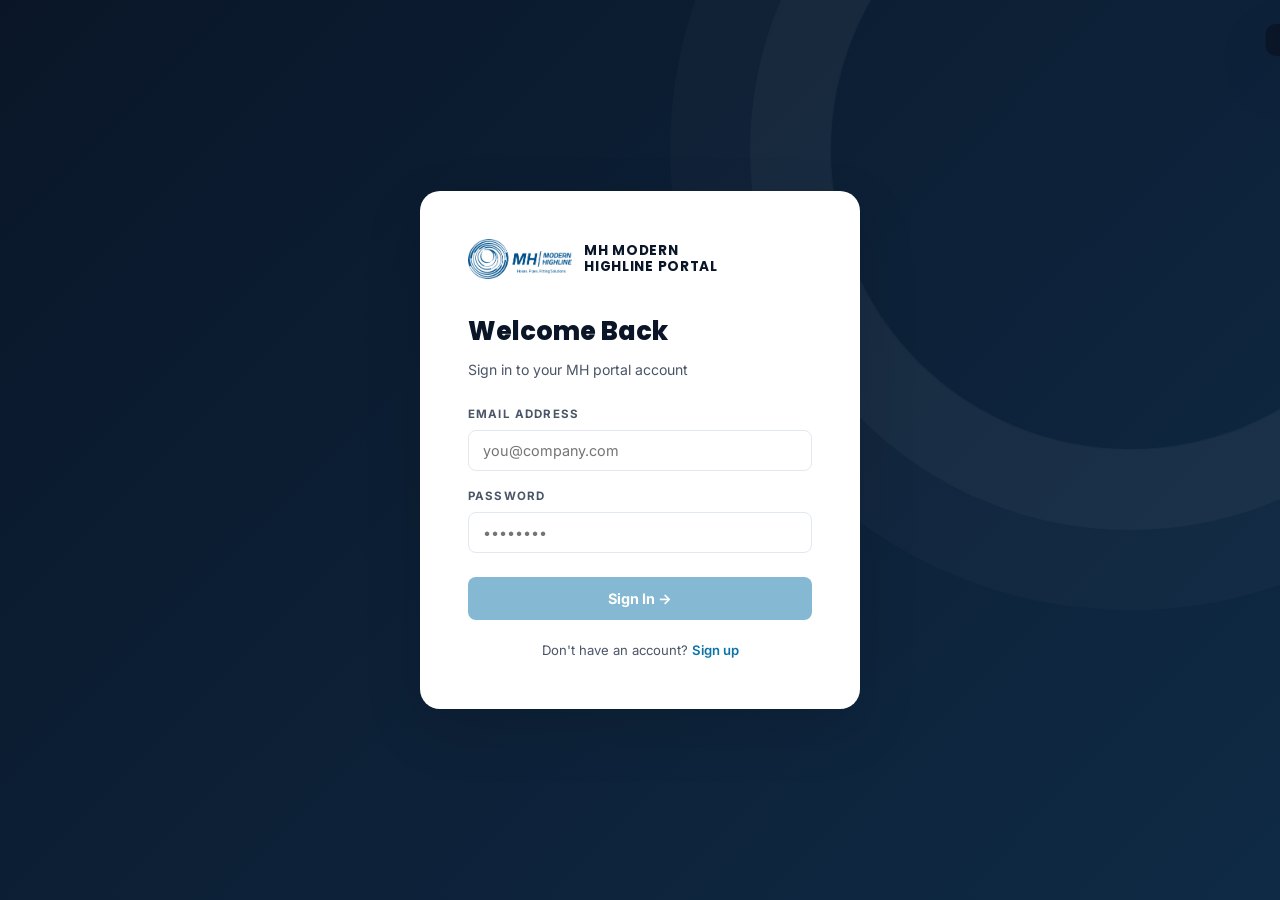
<file: mh-dashboard.html>
<!DOCTYPE html>
<html lang="en">
<head>
<link rel="icon" type="image/x-icon" href="/favicon.ico">
<link rel="icon" type="image/png" sizes="32x32" href="/favicon-32x32.png">
<link rel="icon" type="image/png" sizes="16x16" href="/favicon-16x16.png">
<link rel="apple-touch-icon" sizes="180x180" href="/apple-touch-icon.png">
<link rel="manifest" href="/site.webmanifest">
<meta name="theme-color" content="#0b73a8">
  <meta charset="UTF-8"/>
  <meta name="viewport" content="width=device-width, initial-scale=1.0"/>
  <title>MH Modern Highline — Portal</title>
  <link href="https://fonts.googleapis.com/css2?family=Inter:wght@300;400;500;600;700;800&family=Poppins:wght@600;700;800&display=swap" rel="stylesheet"/>
  <script>
  // Direct Supabase REST API — no library needed
  const SUPA_URL = 'https://mttktqqcqunpaytyhzpi.supabase.co';
  const SUPA_KEY = 'eyJhbGciOiJIUzI1NiIsInR5cCI6IkpXVCJ9.eyJpc3MiOiJzdXBhYmFzZSIsInJlZiI6Im10dGt0cXFjcXVucGF5dHloenBpIiwicm9sZSI6ImFub24iLCJpYXQiOjE3Nzk1MjU2NTAsImV4cCI6MjA5NTEwMTY1MH0.J-XD6eU_iDkUN0gDF7tS7hLYxumHHZ_zGZGRtezHHhQ';

  async function supaAuth(email, password) {
    const res = await fetch(`${SUPA_URL}/auth/v1/token?grant_type=password`, {
      method: 'POST',
      headers: { 'Content-Type': 'application/json', 'apikey': SUPA_KEY },
      body: JSON.stringify({ email, password })
    });
    return res.json();
  }

  async function supaQuery(table, options = {}) {
    let url = `${SUPA_URL}/rest/v1/${table}?`;
    if (options.select) url += `select=${options.select}&`;
    if (options.eq) Object.entries(options.eq).forEach(([k,v]) => url += `${k}=eq.${v}&`);
    if (options.order) url += `order=${options.order}&`;
    const token = sessionStorage.getItem('mh_token');
    const res = await fetch(url, {
      headers: { 'apikey': SUPA_KEY, 'Authorization': `Bearer ${token||SUPA_KEY}`, 'Content-Type': 'application/json' }
    });
    return res.json();
  }

  async function supaInsert(table, data) {
    const token = sessionStorage.getItem('mh_token');
    const res = await fetch(`${SUPA_URL}/rest/v1/${table}`, {
      method: 'POST',
      headers: { 'apikey': SUPA_KEY, 'Authorization': `Bearer ${token||SUPA_KEY}`, 'Content-Type': 'application/json', 'Prefer': 'return=minimal' },
      body: JSON.stringify(data)
    });
    return res.ok;
  }

  async function supaUpdate(table, data, eq) {
    const token = sessionStorage.getItem('mh_token');
    let url = `${SUPA_URL}/rest/v1/${table}?`;
    Object.entries(eq).forEach(([k,v]) => url += `${k}=eq.${v}&`);
    const res = await fetch(url, {
      method: 'PATCH',
      headers: { 'apikey': SUPA_KEY, 'Authorization': `Bearer ${token||SUPA_KEY}`, 'Content-Type': 'application/json' },
      body: JSON.stringify(data)
    });
    return res.ok;
  }
  </script>
  <style>
    :root {
      --blue:#0b73a8;--blue-dark:#085d88;--blue-light:#e8f4fb;--blue-mid:#1a8bc4;
      --navy:#0a1628;--navy-mid:#0f2040;
      --white:#fff;--off:#f4f7fa;--text:#0d1b2a;--muted:#4a5568;--light:#8a9bb0;--border:#e2e8f0;
      --green:#10b981;--green-light:#d1fae5;
      --orange:#f59e0b;--orange-light:#fef3c7;
      --red:#ef4444;--red-light:#fee2e2;
      --font:'Inter',sans-serif;--head:'Poppins',sans-serif;
      --radius:12px;--shadow:0 4px 24px rgba(0,0,0,0.08);--shadow-lg:0 20px 60px rgba(0,0,0,0.12);
    }
    *,*::before,*::after{margin:0;padding:0;box-sizing:border-box;}
    body{font-family:var(--font);color:var(--text);background:var(--off);line-height:1.6;-webkit-font-smoothing:antialiased;}
    .screen{display:none;min-height:100vh;}
    .screen.active{display:flex;}

    /* LOADER */
    #app-loader{position:fixed;inset:0;background:var(--navy);z-index:9999;display:flex;align-items:center;justify-content:center;flex-direction:column;gap:1rem;}
    #app-loader img{height:50px;filter:brightness(0) invert(1);opacity:0.8;}
    #app-loader p{color:rgba(255,255,255,0.4);font-size:0.85rem;letter-spacing:0.1em;}
    .spinner{width:36px;height:36px;border:3px solid rgba(255,255,255,0.1);border-top-color:var(--blue);border-radius:50%;animation:spin 0.8s linear infinite;}
    @keyframes spin{to{transform:rotate(360deg)}}

    /* LOGIN */
    #login-screen{align-items:center;justify-content:center;background:linear-gradient(135deg,var(--navy) 0%,#0f2a45 100%);position:relative;overflow:hidden;}
    #login-screen::before{content:'';position:absolute;right:-150px;top:-150px;width:600px;height:600px;border-radius:50%;border:1px solid rgba(255,255,255,0.04);box-shadow:0 0 0 80px rgba(255,255,255,0.03),0 0 0 160px rgba(255,255,255,0.02);}
    .login-box{background:var(--white);border-radius:20px;padding:3rem;width:100%;max-width:440px;box-shadow:var(--shadow-lg);position:relative;z-index:1;}
    .login-logo{display:flex;align-items:center;gap:0.75rem;margin-bottom:2rem;}
    .login-logo img{height:40px;}
    .login-logo span{font-family:var(--head);font-size:0.85rem;font-weight:700;color:var(--navy);letter-spacing:0.05em;text-transform:uppercase;line-height:1.2;}
    .login-tabs{display:grid;grid-template-columns:1fr 1fr 1fr;gap:0.5rem;margin-bottom:1.75rem;}
    .login-tab{padding:0.65rem;border:2px solid var(--border);border-radius:8px;text-align:center;cursor:pointer;font-size:0.8rem;font-weight:600;color:var(--muted);transition:all 0.2s;}
    .login-tab.active{border-color:var(--blue);background:var(--blue-light);color:var(--blue);}
    .form-group{margin-bottom:1rem;}
    .form-group label{display:block;font-size:0.72rem;font-weight:700;text-transform:uppercase;letter-spacing:0.1em;color:var(--muted);margin-bottom:0.4rem;}
    .form-group input{width:100%;padding:11px 14px;border:1.5px solid var(--border);border-radius:8px;font-family:var(--font);font-size:0.9rem;color:var(--text);outline:none;transition:border-color 0.2s,box-shadow 0.2s;}
    .form-group input:focus{border-color:var(--blue);box-shadow:0 0 0 3px rgba(11,115,168,0.1);}
    .login-btn{width:100%;padding:13px;font-family:var(--font);font-size:0.9rem;font-weight:700;background:var(--blue);color:var(--white);border:none;border-radius:8px;cursor:pointer;transition:all 0.2s;margin-top:0.5rem;}
    .login-btn:hover{background:var(--blue-dark);transform:translateY(-1px);}
    .login-btn:disabled{opacity:0.6;cursor:not-allowed;transform:none;}
    .login-error{background:#fee2e2;color:#dc2626;padding:0.75rem 1rem;border-radius:8px;font-size:0.85rem;margin-bottom:1rem;display:none;}
    .login-success{background:#d1fae5;color:#059669;padding:0.75rem 1rem;border-radius:8px;font-size:0.85rem;margin-bottom:1rem;display:none;}
    .login-switch{font-size:0.82rem;color:var(--muted);text-align:center;margin-top:1.25rem;}
    .login-switch a{color:var(--blue);cursor:pointer;font-weight:600;}

    /* DASHBOARD LAYOUT */
    #admin-screen,#client-screen{flex-direction:row;}
    .sidebar{width:260px;min-height:100vh;background:var(--navy);display:flex;flex-direction:column;flex-shrink:0;position:sticky;top:0;height:100vh;overflow-y:auto;}
    .sidebar-logo{padding:1.5rem;border-bottom:1px solid rgba(255,255,255,0.07);}
    .sidebar-logo img{height:36px;filter:brightness(0) invert(1);opacity:0.85;}
    .sidebar-logo .portal-badge{font-size:0.65rem;font-weight:700;letter-spacing:0.12em;text-transform:uppercase;color:var(--blue-mid);margin-top:0.35rem;}
    .sidebar-user{padding:1.25rem 1.5rem;border-bottom:1px solid rgba(255,255,255,0.07);display:flex;align-items:center;gap:0.75rem;}
    .user-avatar{width:36px;height:36px;border-radius:50%;background:var(--blue);display:flex;align-items:center;justify-content:center;font-weight:700;font-size:0.85rem;color:var(--white);flex-shrink:0;}
    .user-name{font-size:0.85rem;font-weight:600;color:var(--white);}
    .user-role{font-size:0.7rem;color:rgba(255,255,255,0.4);text-transform:uppercase;letter-spacing:0.08em;}
    .sidebar-nav{padding:1rem 0;flex:1;}
    .nav-section-label{font-size:0.62rem;font-weight:700;letter-spacing:0.18em;text-transform:uppercase;color:rgba(255,255,255,0.25);padding:0.75rem 1.5rem 0.35rem;}
    .nav-item{display:flex;align-items:center;gap:0.75rem;padding:0.7rem 1.5rem;font-size:0.85rem;font-weight:500;color:rgba(255,255,255,0.6);cursor:pointer;transition:all 0.2s;border-left:3px solid transparent;}
    .nav-item:hover{background:rgba(255,255,255,0.05);color:rgba(255,255,255,0.9);}
    .nav-item.active{background:rgba(11,115,168,0.2);color:var(--white);border-left-color:var(--blue);}
    .nav-item .ni-icon{font-size:1rem;width:20px;text-align:center;}
    .nav-item .ni-badge{margin-left:auto;background:var(--blue);color:var(--white);font-size:0.65rem;font-weight:700;padding:2px 7px;border-radius:10px;}
    .sidebar-bottom{padding:1rem 1.5rem;border-top:1px solid rgba(255,255,255,0.07);}
    .logout-btn{display:flex;align-items:center;gap:0.6rem;font-size:0.82rem;color:rgba(255,255,255,0.4);cursor:pointer;transition:color 0.2s;background:none;border:none;width:100%;}
    .logout-btn:hover{color:rgba(255,255,255,0.8);}
    .main{flex:1;overflow-y:auto;}
    .main-header{background:var(--white);padding:1.25rem 2rem;border-bottom:1px solid var(--border);display:flex;align-items:center;justify-content:space-between;position:sticky;top:0;z-index:10;}
    .main-header h1{font-family:var(--head);font-size:1.1rem;font-weight:700;color:var(--navy);}
    .header-badge{font-size:0.72rem;font-weight:700;letter-spacing:0.1em;text-transform:uppercase;background:var(--blue-light);color:var(--blue);padding:5px 12px;border-radius:20px;}
    .main-body{padding:2rem;}
    .panel{display:none;}
    .panel.active{display:block;}

    /* STAT CARDS */
    .stat-cards{display:grid;grid-template-columns:repeat(4,1fr);gap:1.25rem;margin-bottom:2rem;}
    .stat-card{background:var(--white);border-radius:var(--radius);padding:1.5rem;box-shadow:var(--shadow);display:flex;align-items:flex-start;gap:1rem;}
    .stat-card-icon{width:48px;height:48px;border-radius:10px;display:flex;align-items:center;justify-content:center;font-size:1.4rem;flex-shrink:0;}
    .stat-card-num{font-family:var(--head);font-size:1.8rem;font-weight:800;color:var(--navy);line-height:1;}
    .stat-card-label{font-size:0.78rem;color:var(--muted);margin-top:0.25rem;}

    /* TABLE */
    .data-table{background:var(--white);border-radius:var(--radius);box-shadow:var(--shadow);overflow:hidden;margin-bottom:1.5rem;}
    .table-header{display:flex;align-items:center;justify-content:space-between;padding:1.25rem 1.5rem;border-bottom:1px solid var(--border);}
    .table-header h3{font-family:var(--head);font-size:1rem;font-weight:700;color:var(--navy);}
    .table-search{padding:8px 12px;border:1px solid var(--border);border-radius:8px;font-size:0.85rem;outline:none;width:220px;}
    table{width:100%;border-collapse:collapse;}
    thead th{text-align:left;padding:0.85rem 1.5rem;font-size:0.7rem;font-weight:700;letter-spacing:0.12em;text-transform:uppercase;color:var(--light);background:var(--off);border-bottom:1px solid var(--border);}
    tbody td{padding:1rem 1.5rem;font-size:0.88rem;color:var(--muted);border-bottom:1px solid var(--border);}
    tbody tr:last-child td{border-bottom:none;}
    tbody tr:hover td{background:#fafbfc;}
    .td-name{font-weight:600;color:var(--text);}
    .empty-state{text-align:center;padding:3rem;color:var(--light);font-size:0.9rem;}

    /* BADGES */
    .badge{display:inline-block;font-size:0.7rem;font-weight:700;padding:3px 10px;border-radius:20px;}
    .badge-new{background:var(--blue-light);color:var(--blue);}
    .badge-pending{background:var(--orange-light);color:#d97706;}
    .badge-done{background:var(--green-light);color:#059669;}
    .badge-production{background:#ede9fe;color:#7c3aed;}
    .badge-qa{background:var(--orange-light);color:#d97706;}
    .badge-dispatched{background:var(--green-light);color:#059669;}
    .badge-cancelled{background:var(--red-light);color:#dc2626;}

    /* BUTTONS */
    .action-btn{font-size:0.75rem;font-weight:600;padding:5px 12px;border-radius:6px;border:none;cursor:pointer;transition:all 0.15s;}
    .action-btn-blue{background:var(--blue-light);color:var(--blue);}
    .action-btn-blue:hover{background:var(--blue);color:var(--white);}
    .action-btn-green{background:var(--green-light);color:#059669;}
    .action-btn-green:hover{background:var(--green);color:var(--white);}
    .action-btn-red{background:var(--red-light);color:#dc2626;}
    .action-btn-red:hover{background:var(--red);color:var(--white);}
    .submit-btn{background:var(--blue);color:var(--white);border:none;padding:12px 24px;border-radius:8px;font-size:0.88rem;font-weight:700;cursor:pointer;transition:all 0.2s;}
    .submit-btn:hover{background:var(--blue-dark);}
    .submit-btn:disabled{opacity:0.6;cursor:not-allowed;}

    /* FORMS */
    .form-panel{background:var(--white);border-radius:var(--radius);padding:2rem;box-shadow:var(--shadow);}
    .form-panel h3{font-family:var(--head);font-size:1.1rem;font-weight:700;color:var(--navy);margin-bottom:1.5rem;}
    .fp-group{margin-bottom:1.1rem;}
    .fp-group label{display:block;font-size:0.72rem;font-weight:700;text-transform:uppercase;letter-spacing:0.1em;color:var(--muted);margin-bottom:0.4rem;}
    .fp-group input,.fp-group select,.fp-group textarea{width:100%;padding:10px 14px;border:1.5px solid var(--border);border-radius:8px;font-family:var(--font);font-size:0.9rem;color:var(--text);outline:none;transition:border-color 0.2s;}
    .fp-group input:focus,.fp-group select:focus,.fp-group textarea:focus{border-color:var(--blue);}
    .fp-group textarea{min-height:100px;resize:vertical;}
    .fp-row{display:grid;grid-template-columns:1fr 1fr;gap:1rem;}
    .success-msg{background:var(--green-light);color:#059669;padding:0.75rem 1rem;border-radius:8px;font-size:0.85rem;font-weight:600;display:none;margin-top:1rem;}

    /* ENQUIRY DETAIL */
    .enquiry-detail{background:var(--white);border-radius:var(--radius);padding:1.75rem;box-shadow:var(--shadow);margin-top:1.5rem;}
    .enquiry-detail h4{font-family:var(--head);font-size:1rem;font-weight:700;color:var(--navy);margin-bottom:1rem;padding-bottom:0.75rem;border-bottom:1px solid var(--border);}
    .detail-grid{display:grid;grid-template-columns:1fr 1fr;gap:1rem;margin-bottom:1rem;}
    .detail-item label{font-size:0.7rem;font-weight:700;text-transform:uppercase;letter-spacing:0.1em;color:var(--light);display:block;margin-bottom:0.2rem;}
    .detail-item p{font-size:0.9rem;color:var(--text);}
    .detail-message{background:var(--off);border-radius:8px;padding:1rem;font-size:0.88rem;color:var(--muted);line-height:1.7;}
    .status-select{padding:6px 10px;border:1px solid var(--border);border-radius:6px;font-size:0.82rem;outline:none;cursor:pointer;}

    /* ORDER TIMELINE */
    .order-card{background:var(--white);border-radius:var(--radius);padding:1.75rem;box-shadow:var(--shadow);margin-bottom:1.5rem;}
    .order-card-header{display:flex;justify-content:space-between;align-items:center;margin-bottom:1.25rem;}
    .order-timeline{position:relative;padding-left:2rem;}
    .order-timeline::before{content:'';position:absolute;left:8px;top:0;bottom:0;width:2px;background:var(--border);}
    .timeline-item{position:relative;margin-bottom:1.5rem;}
    .timeline-dot{position:absolute;left:-1.6rem;top:4px;width:14px;height:14px;border-radius:50%;background:var(--border);border:2px solid var(--white);box-shadow:0 0 0 2px var(--border);}
    .timeline-dot.active{box-shadow:0 0 0 2px var(--blue);background:var(--blue);}
    .timeline-dot.done{background:var(--green);box-shadow:0 0 0 2px var(--green);}
    .timeline-title{font-size:0.88rem;font-weight:600;color:var(--navy);}
    .timeline-sub{font-size:0.78rem;color:var(--muted);}

    /* DOCS */
    .docs-grid{display:grid;grid-template-columns:repeat(3,1fr);gap:1.25rem;}
    .doc-card{background:var(--white);border-radius:var(--radius);padding:1.5rem;box-shadow:var(--shadow);text-align:center;}
    .doc-icon{font-size:2.5rem;margin-bottom:1rem;}
    .doc-name{font-family:var(--head);font-size:0.9rem;font-weight:700;color:var(--navy);margin-bottom:0.25rem;}
    .doc-size{font-size:0.75rem;color:var(--muted);margin-bottom:1rem;}
    .doc-btn{display:inline-block;font-size:0.78rem;font-weight:700;padding:7px 16px;background:var(--blue-light);color:var(--blue);border-radius:6px;text-decoration:none;cursor:pointer;border:none;}
    .doc-btn:hover{background:var(--blue);color:var(--white);}

    /* NOTIFICATION */
    .notif{position:fixed;top:1.5rem;right:1.5rem;background:var(--navy);color:var(--white);padding:1rem 1.5rem;border-radius:10px;font-size:0.88rem;font-weight:500;z-index:9999;transform:translateX(120%);transition:transform 0.3s;box-shadow:var(--shadow-lg);max-width:320px;}
    .notif.show{transform:translateX(0);}
    .notif.success{border-left:4px solid var(--green);}
    .notif.error{border-left:4px solid var(--red);}

    /* SECTION TITLE */
    .section-title{margin-bottom:1.5rem;}
    .section-title h2{font-family:var(--head);font-size:1.2rem;font-weight:700;color:var(--navy);}
    .section-title p{font-size:0.85rem;color:var(--muted);margin-top:0.25rem;}

    /* CLIENTS GRID */
    .clients-grid{display:grid;grid-template-columns:repeat(3,1fr);gap:1.25rem;margin-bottom:2rem;}
    .client-card-dash{background:var(--white);border-radius:var(--radius);padding:1.5rem;box-shadow:var(--shadow);border-left:4px solid var(--blue);}
    .client-card-dash h4{font-family:var(--head);font-size:0.95rem;font-weight:700;color:var(--navy);margin-bottom:0.3rem;}
    .client-card-dash .c-industry{font-size:0.75rem;color:var(--blue);font-weight:600;text-transform:uppercase;letter-spacing:0.06em;margin-bottom:0.5rem;}
    .client-card-dash .c-detail{font-size:0.82rem;color:var(--muted);}

    @media(max-width:768px){
      .sidebar{width:220px;}
      .stat-cards{grid-template-columns:1fr 1fr;}
      .clients-grid,.docs-grid{grid-template-columns:1fr 1fr;}
      .detail-grid,.fp-row{grid-template-columns:1fr;}
    }
  </style>
</head>
<body>

<!-- APP LOADER -->
<div id="app-loader">
  <img src="mh-logo.png" alt="MH"/>
  <div class="spinner"></div>
  <p>Loading Portal...</p>
</div>

<!-- NOTIFICATION -->
<div class="notif" id="notif"></div>

<!-- ═══════ LOGIN ═══════ -->
<div class="screen" id="login-screen">
  <div class="login-box">
    <div class="login-logo">
      <img src="mh-logo.png" alt="MH"/>
      <span>MH Modern<br/>Highline Portal</span>
    </div>

    <!-- Login Form -->
    <div id="login-form">
      <h2 style="font-family:var(--head);font-size:1.6rem;font-weight:800;color:var(--navy);margin-bottom:0.4rem;">Welcome Back</h2>
      <p style="font-size:0.88rem;color:var(--muted);margin-bottom:1.5rem;">Sign in to your MH portal account</p>
      <div class="login-error" id="login-error"></div>
      <div class="form-group">
        <label>Email Address</label>
        <input type="email" id="login-email" autocomplete="off" placeholder="you@company.com" onkeydown="if(event.key==='Enter')doLogin()"/>
      </div>
      <div class="form-group">
        <label>Password</label>
        <input type="password" id="login-password" autocomplete="new-password" placeholder="••••••••" onkeydown="if(event.key==='Enter')doLogin()"/>
      </div>
      <button class="login-btn" id="login-btn" onclick="doLogin()" disabled style="opacity:0.5;cursor:not-allowed;">Sign In →</button>
      <p class="login-switch">Don't have an account? <a onclick="showSignup()">Sign up</a></p>
    </div>

    <!-- Signup Form -->
    <div id="signup-form" style="display:none;">
      <h2 style="font-family:var(--head);font-size:1.6rem;font-weight:800;color:var(--navy);margin-bottom:0.4rem;">Create Account</h2>
      <p style="font-size:0.88rem;color:var(--muted);margin-bottom:1.5rem;">Register for client access to the MH portal</p>
      <div class="login-error" id="signup-error"></div>
      <div class="login-success" id="signup-success"></div>
      <div class="fp-row" style="display:grid;grid-template-columns:1fr 1fr;gap:1rem;">
        <div class="form-group"><label>Full Name</label><input type="text" id="signup-name" placeholder="Ahmed Hassan"/></div>
        <div class="form-group"><label>Company</label><input type="text" id="signup-company" placeholder="Your company"/></div>
      </div>
      <div class="form-group"><label>Email</label><input type="email" id="signup-email" autocomplete="off" placeholder="you@company.com"/></div>
      <div class="form-group"><label>Industry</label>
        <select id="signup-industry" style="width:100%;padding:11px 14px;border:1.5px solid var(--border);border-radius:8px;font-family:var(--font);font-size:0.9rem;outline:none;">
          <option>Automotive</option><option>Aerospace & Defense</option><option>Railways</option>
          <option>Oil & Gas</option><option>Construction</option><option>Agriculture</option>
          <option>Marine</option><option>Other</option>
        </select>
      </div>
      <div class="form-group"><label>Password</label><input type="password" id="signup-password" autocomplete="new-password" placeholder="Min. 6 characters"/></div>
      <button class="login-btn" id="signup-btn" onclick="doSignup()">Create Account →</button>
      <p class="login-switch">Already have an account? <a onclick="showLogin()">Sign in</a></p>
    </div>
  </div>
</div>

<!-- ═══════ ADMIN DASHBOARD ═══════ -->
<div class="screen" id="admin-screen">
  <div class="sidebar">
    <div class="sidebar-logo">
      <img src="mh-logo.png" alt="MH"/>
      <div class="portal-badge">Admin Portal</div>
    </div>
    <div class="sidebar-user">
      <div class="user-avatar" id="admin-avatar">A</div>
      <div><div class="user-name" id="admin-name">Admin</div><div class="user-role">Administrator</div></div>
    </div>
    <div class="sidebar-nav">
      <div class="nav-section-label">Overview</div>
      <div class="nav-item active" onclick="showPanel('admin','overview',this)"><span class="ni-icon">📊</span> Dashboard</div>
      <div class="nav-section-label">Enquiries</div>
      <div class="nav-item" onclick="showPanel('admin','enquiries',this)"><span class="ni-icon">📬</span> All Enquiries <span class="ni-badge" id="new-badge">0</span></div>
      <div class="nav-section-label">Clients & Orders</div>
      <div class="nav-item" onclick="showPanel('admin','clients',this)"><span class="ni-icon">🏢</span> Clients</div>
      <div class="nav-item" onclick="showPanel('admin','orders',this)"><span class="ni-icon">📦</span> Orders</div>
      <div class="nav-section-label">Website</div>
      <div class="nav-item" onclick="window.open('index.html','_blank')"><span class="ni-icon">🌐</span> View Website ↗</div>
    </div>
    <div class="sidebar-bottom">
      <a href="index.html" class="logout-btn" style="margin-bottom:0.5rem;">🌐 Back to Website</a>
      <button class="logout-btn" onclick="doLogout()">← Sign Out</button>
    </div>
      <span class="header-badge">Admin</span>
    </div>
    <div class="main-body">

      <!-- OVERVIEW -->
      <div class="panel active" id="admin-panel-overview">
        <div class="stat-cards">
          <div class="stat-card"><div class="stat-card-icon" style="background:#e8f4fb;">📬</div><div><div class="stat-card-num" id="stat-enquiries">0</div><div class="stat-card-label">Total Enquiries</div></div></div>
          <div class="stat-card"><div class="stat-card-icon" style="background:#d1fae5;">🏢</div><div><div class="stat-card-num" id="stat-clients">0</div><div class="stat-card-label">Registered Clients</div></div></div>
          <div class="stat-card"><div class="stat-card-icon" style="background:#fef3c7;">📦</div><div><div class="stat-card-num" id="stat-orders">0</div><div class="stat-card-label">Active Orders</div></div></div>
          <div class="stat-card"><div class="stat-card-icon" style="background:#ede9fe;">⏳</div><div><div class="stat-card-num" id="stat-new">0</div><div class="stat-card-label">New (Unread)</div></div></div>
        </div>
        <div class="data-table">
          <div class="table-header"><h3>Recent Enquiries</h3></div>
          <table><thead><tr><th>Name</th><th>Company</th><th>Type</th><th>Date</th><th>Status</th></tr></thead>
          <tbody id="recent-body"><tr><td colspan="5" class="empty-state">Loading...</td></tr></tbody></table>
        </div>
      </div>

      <!-- ENQUIRIES -->
      <div class="panel" id="admin-panel-enquiries">
        <div class="section-title"><h2>All Enquiries</h2><p>Manage incoming contact form submissions.</p></div>
        <div class="data-table">
          <div class="table-header"><h3>Inbox</h3><input class="table-search" placeholder="Search..." oninput="filterTable(this.value,'enq-body')"/></div>
          <table><thead><tr><th>Name</th><th>Company</th><th>Type</th><th>Date</th><th>Status</th><th>Actions</th></tr></thead>
          <tbody id="enq-body"><tr><td colspan="6" class="empty-state">Loading...</td></tr></tbody></table>
        </div>
        <div class="enquiry-detail" id="enquiry-detail" style="display:none;">
          <h4>Enquiry Detail</h4>
          <div class="detail-grid">
            <div class="detail-item"><label>Full Name</label><p id="det-name"></p></div>
            <div class="detail-item"><label>Company</label><p id="det-company"></p></div>
            <div class="detail-item"><label>Email</label><p id="det-email"></p></div>
            <div class="detail-item"><label>Phone</label><p id="det-phone"></p></div>
            <div class="detail-item"><label>Enquiry Type</label><p id="det-type"></p></div>
            <div class="detail-item"><label>Date</label><p id="det-date"></p></div>
          </div>
          <div class="fp-group" style="margin-bottom:1rem;"><label>Message</label><div class="detail-message" id="det-message"></div></div>
          <div style="display:flex;align-items:center;gap:1rem;flex-wrap:wrap;">
            <div><label style="font-size:0.7rem;font-weight:700;text-transform:uppercase;letter-spacing:0.1em;color:var(--light);display:block;margin-bottom:0.3rem;">Update Status</label>
            <select class="status-select" id="det-status-select" onchange="updateEnquiryStatus(this.value)">
              <option value="new">🔵 New</option><option value="pending">🟡 Pending</option><option value="done">🟢 Responded</option>
            </select></div>
            <button class="action-btn action-btn-blue" style="margin-top:1.3rem;" onclick="document.getElementById('enquiry-detail').style.display='none'">Close ✕</button>
          </div>
        </div>
      </div>

      <!-- CLIENTS -->
      <div class="panel" id="admin-panel-clients">
        <div class="section-title"><h2>Registered Clients</h2><p>All users who have signed up for client access.</p></div>
        <div class="data-table">
          <div class="table-header"><h3>Client List</h3></div>
          <table><thead><tr><th>Name</th><th>Company</th><th>Industry</th><th>Email</th><th>Joined</th><th>Actions</th></tr></thead>
          <tbody id="clients-body"><tr><td colspan="6" class="empty-state">Loading...</td></tr></tbody></table>
        </div>
      </div>

      <!-- ORDERS -->
      <div class="panel" id="admin-panel-orders">
        <div class="section-title"><h2>Orders</h2><p>Manage and track all client orders.</p></div>
        <div class="data-table">
          <div class="table-header"><h3>All Orders</h3><button class="action-btn action-btn-blue" onclick="showAddOrder()">+ New Order</button></div>
          <table><thead><tr><th>Order #</th><th>Client</th><th>Product</th><th>Qty</th><th>Status</th><th>Due Date</th><th>Actions</th></tr></thead>
          <tbody id="orders-body"><tr><td colspan="7" class="empty-state">No orders yet.</td></tr></tbody></table>
        </div>
        <div class="form-panel" id="add-order-form" style="display:none;">
          <h3>Create New Order</h3>
          <div class="fp-row">
            <div class="fp-group"><label>Order Number</label><input type="text" id="ord-num" placeholder="MH-2026-001"/></div>
            <div class="fp-group"><label>Client Email</label><input type="text" id="ord-client" placeholder="client@company.com"/></div>
          </div>
          <div class="fp-row">
            <div class="fp-group"><label>Product</label><input type="text" id="ord-product" placeholder="Brake Hoses (SAE J1401)"/></div>
            <div class="fp-group"><label>Quantity</label><input type="text" id="ord-qty" placeholder="500 units"/></div>
          </div>
          <div class="fp-row">
            <div class="fp-group"><label>Status</label>
              <select id="ord-status" style="width:100%;padding:10px 14px;border:1.5px solid var(--border);border-radius:8px;font-size:0.9rem;outline:none;">
                <option value="production">In Production</option><option value="qa">QA Testing</option>
                <option value="dispatched">Dispatched</option>
              </select>
            </div>
            <div class="fp-group"><label>Due Date</label><input type="text" id="ord-due" placeholder="25 May 2026"/></div>
          </div>
          <div class="fp-group"><label>Notes</label><textarea id="ord-notes" placeholder="Any additional notes..."></textarea></div>
          <div style="display:flex;gap:1rem;">
            <button class="submit-btn" onclick="createOrder()">Create Order</button>
            <button class="action-btn action-btn-red" style="padding:12px 20px;" onclick="document.getElementById('add-order-form').style.display='none'">Cancel</button>
          </div>
        </div>
      </div>

    </div>
  </div>
</div>

<!-- ═══════ CLIENT PORTAL ═══════ -->
<div class="screen" id="client-screen">
  <div class="sidebar">
    <div class="sidebar-logo">
      <img src="mh-logo.png" alt="MH"/>
      <div class="portal-badge">Client Portal</div>
    </div>
    <div class="sidebar-user">
      <div class="user-avatar" style="background:var(--green);" id="client-avatar">C</div>
      <div><div class="user-name" id="client-name">Client</div><div class="user-role" id="client-company">—</div></div>
    </div>
    <div class="sidebar-nav">
      <div class="nav-section-label">My Account</div>
      <div class="nav-item active" onclick="showPanel('client','overview',this)"><span class="ni-icon">🏠</span> Overview</div>
      <div class="nav-item" onclick="showPanel('client','orders',this)"><span class="ni-icon">📦</span> My Orders</div>
      <div class="nav-item" onclick="showPanel('client','enquiry',this)"><span class="ni-icon">📝</span> New Enquiry</div>
      <div class="nav-item" onclick="showPanel('client','documents',this)"><span class="ni-icon">📄</span> Documents</div>
      <div class="nav-section-label">Support</div>
      <div class="nav-item" onclick="window.open('contact.html','_blank')"><span class="ni-icon">📞</span> Contact MH ↗</div>
    </div>
    <div class="sidebar-bottom">
      <a href="index.html" class="logout-btn" style="margin-bottom:0.5rem;">🌐 Back to Website</a>
      <button class="logout-btn" onclick="doLogout()">← Sign Out</button>
    </div>
  </div>
  <div class="main">
    <div class="main-header">
      <h1 id="client-panel-title">My Overview</h1>
      <span class="header-badge">Client Portal</span>
    </div>
    <div class="main-body">

      <!-- CLIENT OVERVIEW -->
      <div class="panel active" id="client-panel-overview">
        <div class="stat-cards">
          <div class="stat-card"><div class="stat-card-icon" style="background:#d1fae5;">📦</div><div><div class="stat-card-num" id="client-stat-orders">0</div><div class="stat-card-label">Active Orders</div></div></div>
          <div class="stat-card"><div class="stat-card-icon" style="background:#e8f4fb;">📬</div><div><div class="stat-card-num" id="client-stat-enquiries">0</div><div class="stat-card-label">My Enquiries</div></div></div>
          <div class="stat-card"><div class="stat-card-icon" style="background:#fef3c7;">✅</div><div><div class="stat-card-num" id="client-stat-done">0</div><div class="stat-card-label">Completed Orders</div></div></div>
          <div class="stat-card"><div class="stat-card-icon" style="background:#ede9fe;">📄</div><div><div class="stat-card-num">4</div><div class="stat-card-label">Documents</div></div></div>
        </div>
        <div class="data-table">
          <div class="table-header"><h3>My Recent Orders</h3></div>
          <table><thead><tr><th>Order #</th><th>Product</th><th>Qty</th><th>Status</th><th>Due Date</th></tr></thead>
          <tbody id="client-orders-body"><tr><td colspan="5" class="empty-state">No orders yet. Contact MH to place your first order.</td></tr></tbody></table>
        </div>
      </div>

      <!-- CLIENT ORDERS DETAIL -->
      <div class="panel" id="client-panel-orders">
        <div class="section-title"><h2>My Orders</h2><p>Track your active and past orders with MH.</p></div>
        <div id="client-orders-detail"><div class="empty-state" style="background:var(--white);border-radius:var(--radius);padding:3rem;box-shadow:var(--shadow);">No orders yet. Contact MH to place your first order.</div></div>
      </div>

      <!-- CLIENT ENQUIRY -->
      <div class="panel" id="client-panel-enquiry">
        <div class="section-title"><h2>New Enquiry</h2><p>Submit a product enquiry or reorder request.</p></div>
        <div class="form-panel">
          <h3>Submit an Enquiry</h3>
          <div class="fp-row">
            <div class="fp-group"><label>Your Name</label><input type="text" id="enq-name" placeholder="Full name"/></div>
            <div class="fp-group"><label>Company</label><input type="text" id="enq-company" placeholder="Company name"/></div>
          </div>
          <div class="fp-group"><label>Email</label><input type="email" id="enq-email" placeholder="your@email.com"/></div>
          <div class="fp-group"><label>Phone</label><input type="tel" id="enq-phone" placeholder="+20..."/></div>
          <div class="fp-group"><label>Enquiry Type</label>
            <select id="enq-type" style="width:100%;padding:10px 14px;border:1.5px solid var(--border);border-radius:8px;font-size:0.9rem;outline:none;">
              <option>New Product Enquiry</option><option>Reorder Request</option>
              <option>Technical Question</option><option>Custom Manufacturing</option><option>General Enquiry</option>
            </select>
          </div>
          <div class="fp-group"><label>Message</label><textarea id="enq-message" placeholder="Describe your requirements..."></textarea></div>
          <button class="submit-btn" onclick="submitEnquiry()">Submit Enquiry →</button>
          <div class="success-msg" id="enq-success">✓ Enquiry submitted! MH will respond within 24 hours.</div>
        </div>
      </div>

      <!-- DOCUMENTS -->
      <div class="panel" id="client-panel-documents">
        <div class="section-title"><h2>Documents</h2><p>Download your certificates and quality documents.</p></div>
        <div class="docs-grid">
          <div class="doc-card"><div class="doc-icon">📋</div><div class="doc-name">IATF 16949:2016 Certificate</div><div class="doc-size">PDF · 245 KB</div><button class="doc-btn" onclick="showNotif('Download started','success')">Download</button></div>
          <div class="doc-card"><div class="doc-icon">🧪</div><div class="doc-name">Quality Assurance Overview</div><div class="doc-size">PDF · 890 KB</div><button class="doc-btn" onclick="showNotif('Download started','success')">Download</button></div>
          <div class="doc-card"><div class="doc-icon">📦</div><div class="doc-name">Product Catalogue</div><div class="doc-size">PDF · 2.1 MB</div><button class="doc-btn" onclick="showNotif('Download started','success')">Download</button></div>
          <div class="doc-card"><div class="doc-icon">✅</div><div class="doc-name">Testing Capabilities</div><div class="doc-size">PDF · 450 KB</div><button class="doc-btn" onclick="showNotif('Download started','success')">Download</button></div>
        </div>
      </div>

    </div>
  </div>
</div>

<script>
// ── SUPABASE INIT ──
const ADMIN_EMAIL = 'admin@mhhose.com';
let currentUser = null;
let currentProfile = null;
let selectedEnquiryId = null;

// ── INIT ──
window.addEventListener('load', async () => {
  // Clear login fields and enable button only when user types
  setTimeout(() => {
    const emailEl = document.getElementById('login-email');
    const passEl = document.getElementById('login-password');
    const btn = document.getElementById('login-btn');
    if (emailEl) emailEl.value = '';
    if (passEl) passEl.value = '';
    function checkFields() {
      if (emailEl.value.trim() && passEl.value.trim()) {
        btn.disabled = false;
        btn.style.opacity = '1';
        btn.style.cursor = 'pointer';
      } else {
        btn.disabled = true;
        btn.style.opacity = '0.5';
        btn.style.cursor = 'not-allowed';
      }
    }
    if (emailEl) emailEl.addEventListener('input', checkFields);
    if (passEl) passEl.addEventListener('input', checkFields);
  }, 200);

  // Add timeout so loader never gets stuck
  setTimeout(() => {
    hideLoader();
    showScreen('login-screen');
  }, 4000);

  const saved = sessionStorage.getItem('mh_user');
  if (saved) {
    try {
      currentUser = JSON.parse(saved);
      currentProfile = JSON.parse(sessionStorage.getItem('mh_profile') || 'null');
      showDashboard();
    } catch(e) {
      sessionStorage.clear();
      hideLoader();
      showScreen('login-screen');
    }
  } else {
    hideLoader();
    showScreen('login-screen');
  }
});

function hideLoader() { document.getElementById('app-loader').style.display = 'none'; }
function showScreen(id) {
  document.querySelectorAll('.screen').forEach(s => s.classList.remove('active'));
  document.getElementById(id).classList.add('active');
}

function showDashboard() {
  hideLoader();
  const isAdmin = currentUser.email === ADMIN_EMAIL;
  if (isAdmin) {
    showScreen('admin-screen');
    document.getElementById('admin-name').textContent = 'Admin';
    document.getElementById('admin-avatar').textContent = 'A';
    loadAdminData();
  } else {
    showScreen('client-screen');
    if (currentProfile) {
      document.getElementById('client-name').textContent = currentProfile.full_name || currentUser.email;
      document.getElementById('client-company').textContent = currentProfile.company || '';
      document.getElementById('client-avatar').textContent = (currentProfile.full_name || 'C')[0].toUpperCase();
      document.getElementById('enq-name').value = currentProfile.full_name || '';
      document.getElementById('enq-company').value = currentProfile.company || '';
      document.getElementById('enq-email').value = currentUser.email || '';
    }
    loadClientData();
  }
}

// ── AUTH ──
function showSignup() { document.getElementById('login-form').style.display='none'; document.getElementById('signup-form').style.display='block'; }
function showLogin() { document.getElementById('signup-form').style.display='none'; document.getElementById('login-form').style.display='block'; }

async function doLogin() {
  const email = document.getElementById('login-email').value.trim();
  const pass = document.getElementById('login-password').value.trim();
  const err = document.getElementById('login-error');
  const btn = document.getElementById('login-btn');
  err.style.display='none';
  if (!email || !pass) { err.textContent='Please enter email and password.'; err.style.display='block'; return; }
  btn.disabled=true; btn.textContent='Signing in...';
  try {
    const data = await supaAuth(email, pass);
    if (data.error || !data.access_token) throw new Error(data.error_description || data.msg || 'Invalid email or password');
    sessionStorage.setItem('mh_token', data.access_token);
    currentUser = data.user;
    sessionStorage.setItem('mh_user', JSON.stringify(currentUser));
    // load profile
    const profiles = await supaQuery('profiles', { select: '*', eq: { id: currentUser.id } });
    currentProfile = Array.isArray(profiles) ? profiles[0] : null;
    sessionStorage.setItem('mh_profile', JSON.stringify(currentProfile));
    showDashboard();
  } catch(e) {
    err.textContent = e.message || 'Login failed. Please try again.';
    err.style.display='block';
    btn.disabled=false;
    btn.textContent='Sign In →';
  }
}

async function doSignup() {
  const name = document.getElementById('signup-name').value.trim();
  const company = document.getElementById('signup-company').value.trim();
  const email = document.getElementById('signup-email').value.trim();
  const industry = document.getElementById('signup-industry').value;
  const pass = document.getElementById('signup-password').value.trim();
  const err = document.getElementById('signup-error');
  const success = document.getElementById('signup-success');
  const btn = document.getElementById('signup-btn');
  err.style.display='none'; success.style.display='none';
  if (!name||!email||!pass) { err.textContent='Please fill all required fields.'; err.style.display='block'; return; }
  btn.disabled=true; btn.textContent='Creating account...';
  try {
    const res = await fetch(`${SUPA_URL}/auth/v1/signup`, {
      method: 'POST',
      headers: { 'Content-Type': 'application/json', 'apikey': SUPA_KEY },
      body: JSON.stringify({ email, password: pass, data: { full_name: name, company, industry } })
    });
    const data = await res.json();
    if (data.error) throw new Error(data.msg || data.error);
    // Insert profile
    if (data.id) {
      await supaInsert('profiles', { id: data.id, email, full_name: name, company, industry, role: 'client' });
    }
    success.textContent = '✓ Account created! You can now sign in.';
    success.style.display='block';
    setTimeout(showLogin, 2000);
  } catch(e) {
    err.textContent = e.message || 'Signup failed. Please try again.';
    err.style.display='block';
  }
  btn.disabled=false; btn.textContent='Create Account →';
}

function doLogout() {
  sessionStorage.clear();
  currentUser=null; currentProfile=null;
  showScreen('login-screen');
  setTimeout(() => {
    const emailEl = document.getElementById('login-email');
    const passEl = document.getElementById('login-password');
    if (emailEl) emailEl.value = '';
    if (passEl) passEl.value = '';
  }, 100);
  showNotif('Signed out successfully','success');
}

// ── PANELS ──
function showPanel(role, name, el) {
  document.querySelectorAll(`#${role}-screen .panel`).forEach(p=>p.classList.remove('active'));
  document.querySelectorAll(`#${role}-screen .nav-item`).forEach(n=>n.classList.remove('active'));
  document.getElementById(`${role}-panel-${name}`).classList.add('active');
  if (el) el.classList.add('active');
  const titles={overview:'Dashboard Overview',enquiries:'All Enquiries',clients:'Clients',orders:'Orders'};
  const clientTitles={overview:'My Overview',orders:'My Orders',enquiry:'New Enquiry',documents:'Documents'};
  const t = role==='admin'?titles:clientTitles;
  document.getElementById(`${role}-panel-title`).textContent = t[name]||name;
}

// ── ADMIN DATA ──
async function loadAdminData() {
  try {
    const [enquiries, profiles, orders] = await Promise.all([
      supaQuery('enquiries', { select: '*', order: 'created_at.desc' }),
      supaQuery('profiles', { select: '*', order: 'created_at.desc' }),
      supaQuery('orders', { select: '*', order: 'created_at.desc' }),
    ]);
    const enqList = Array.isArray(enquiries) ? enquiries : [];
    const profList = Array.isArray(profiles) ? profiles.filter(p => p.email !== ADMIN_EMAIL) : [];
    const ordList = Array.isArray(orders) ? orders : [];
    const newCount = enqList.filter(e=>e.status==='new').length;
    document.getElementById('stat-enquiries').textContent = enqList.length;
    document.getElementById('stat-clients').textContent = profList.length;
    document.getElementById('stat-orders').textContent = ordList.filter(o=>o.status!=='dispatched').length;
    document.getElementById('stat-new').textContent = newCount;
    document.getElementById('new-badge').textContent = newCount;
    renderRecentEnquiries(enqList.slice(0,5));
    renderEnquiries(enqList);
    renderClients(profList);
    renderOrders(ordList);
  } catch(e) { console.error(e); }
}

function statusLabel(s){return{new:'🔵 New',pending:'🟡 Pending',done:'🟢 Responded'}[s]||s;}
function orderStatusLabel(s){return{production:'In Production',qa:'QA Testing',dispatched:'Dispatched',cancelled:'Cancelled'}[s]||s;}
function formatDate(d){return d?new Date(d).toLocaleDateString('en-GB',{day:'2-digit',month:'short',year:'numeric'}):'—';}

function renderRecentEnquiries(data) {
  const tbody = document.getElementById('recent-body');
  if (!data.length){tbody.innerHTML='<tr><td colspan="5" class="empty-state">No enquiries yet.</td></tr>';return;}
  tbody.innerHTML = data.map(e=>`<tr><td class="td-name">${e.name||'—'}</td><td>${e.company||'—'}</td><td>${e.enquiry_type||'—'}</td><td>${formatDate(e.created_at)}</td><td><span class="badge badge-${e.status}">${statusLabel(e.status)}</span></td></tr>`).join('');
}

function renderEnquiries(data) {
  const tbody = document.getElementById('enq-body');
  if (!data.length){tbody.innerHTML='<tr><td colspan="6" class="empty-state">No enquiries yet.</td></tr>';return;}
  tbody.innerHTML = data.map(e=>`<tr><td class="td-name">${e.name||'—'}</td><td>${e.company||'—'}</td><td>${e.enquiry_type||'—'}</td><td>${formatDate(e.created_at)}</td><td><span class="badge badge-${e.status}">${statusLabel(e.status)}</span></td><td style="display:flex;gap:0.4rem;"><button class="action-btn action-btn-blue" onclick="viewEnquiry('${e.id}')">View</button><button class="action-btn action-btn-green" onclick="markEnquiryDone('${e.id}')">✓</button></td></tr>`).join('');
}

function filterTable(val, tbodyId) {
  document.getElementById(tbodyId).querySelectorAll('tr').forEach(r=>{
    r.style.display = r.textContent.toLowerCase().includes(val.toLowerCase())?'':'none';
  });
}

async function viewEnquiry(id) {
  const data = await supaQuery('enquiries', { select: '*', eq: { id } });
  const e = Array.isArray(data) ? data[0] : null;
  if (!e) return;
  selectedEnquiryId = id;
  document.getElementById('det-name').textContent = e.name||'—';
  document.getElementById('det-company').textContent = e.company||'—';
  document.getElementById('det-email').textContent = e.email||'—';
  document.getElementById('det-phone').textContent = e.phone||'—';
  document.getElementById('det-type').textContent = e.enquiry_type||'—';
  document.getElementById('det-date').textContent = formatDate(e.created_at);
  document.getElementById('det-message').textContent = e.message||'—';
  document.getElementById('det-status-select').value = e.status||'new';
  document.getElementById('enquiry-detail').style.display='block';
  document.getElementById('enquiry-detail').scrollIntoView({behavior:'smooth'});
  if (e.status==='new') { await supaUpdate('enquiries',{status:'pending'},{id}); loadAdminData(); }
}

async function updateEnquiryStatus(val) {
  if (!selectedEnquiryId) return;
  await supaUpdate('enquiries',{status:val},{id:selectedEnquiryId});
  showNotif('Status updated','success'); loadAdminData();
}

async function markEnquiryDone(id) {
  await supaUpdate('enquiries',{status:'done'},{id});
  showNotif('Marked as responded','success'); loadAdminData();
}

function renderClients(data) {
  const tbody = document.getElementById('clients-body');
  if (!data.length){tbody.innerHTML='<tr><td colspan="6" class="empty-state">No clients registered yet.</td></tr>';return;}
  tbody.innerHTML = data.map(p=>`<tr><td class="td-name">${p.full_name||'—'}</td><td>${p.company||'—'}</td><td>${p.industry||'—'}</td><td>${p.email||'—'}</td><td>${formatDate(p.created_at)}</td><td><button class="action-btn action-btn-blue" onclick="addOrderForClient('${p.email}')">Add Order</button></td></tr>`).join('');
}

function renderOrders(data) {
  const tbody = document.getElementById('orders-body');
  if (!data.length){tbody.innerHTML='<tr><td colspan="7" class="empty-state">No orders yet.</td></tr>';return;}
  tbody.innerHTML = data.map(o=>`<tr><td class="td-name">${o.order_number||'—'}</td><td>${o.client_email||'—'}</td><td>${o.product||'—'}</td><td>${o.quantity||'—'}</td><td><span class="badge badge-${o.status}">${orderStatusLabel(o.status)}</span></td><td>${o.due_date||'—'}</td><td><select style="padding:4px 8px;border:1px solid var(--border);border-radius:6px;font-size:0.78rem;" onchange="updateOrderStatus('${o.id}',this.value)"><option value="production" ${o.status==='production'?'selected':''}>In Production</option><option value="qa" ${o.status==='qa'?'selected':''}>QA Testing</option><option value="dispatched" ${o.status==='dispatched'?'selected':''}>Dispatched</option><option value="cancelled" ${o.status==='cancelled'?'selected':''}>Cancelled</option></select></td></tr>`).join('');
}

function showAddOrder() { document.getElementById('add-order-form').style.display='block'; document.getElementById('add-order-form').scrollIntoView({behavior:'smooth'}); }
function addOrderForClient(email) { showPanel('admin','orders',null); document.querySelectorAll('#admin-screen .nav-item')[3].classList.add('active'); setTimeout(()=>{ showAddOrder(); document.getElementById('ord-client').value=email; },100); }

async function createOrder() {
  const num = document.getElementById('ord-num').value.trim();
  const clientEmail = document.getElementById('ord-client').value.trim();
  const product = document.getElementById('ord-product').value.trim();
  const qty = document.getElementById('ord-qty').value.trim();
  const status = document.getElementById('ord-status').value;
  const due = document.getElementById('ord-due').value.trim();
  const notes = document.getElementById('ord-notes').value.trim();
  if (!num||!product) { showNotif('Please fill order number and product','error'); return; }
  // Find client by email
  let clientId = null;
  if (clientEmail) {
    const profiles = await supaQuery('profiles', { select: 'id', eq: { email: clientEmail } });
    if (Array.isArray(profiles) && profiles[0]) clientId = profiles[0].id;
  }
  const ok = await supaInsert('orders', { order_number:num, client_id:clientId, client_email:clientEmail, product, quantity:qty, status, due_date:due, notes });
  if (!ok) { showNotif('Error creating order','error'); return; }
  showNotif('Order created!','success');
  document.getElementById('add-order-form').style.display='none';
  loadAdminData();
}

async function updateOrderStatus(id, status) {
  await supaUpdate('orders',{status},{id});
  showNotif('Order updated','success'); loadAdminData();
}

// ── CLIENT DATA ──
async function loadClientData() {
  try {
    const [orders, enquiries] = await Promise.all([
      supaQuery('orders', { select: '*', eq: { client_id: currentUser.id }, order: 'created_at.desc' }),
      supaQuery('enquiries', { select: '*', eq: { user_id: currentUser.id }, order: 'created_at.desc' }),
    ]);
    const ordList = Array.isArray(orders) ? orders : [];
    const enqList = Array.isArray(enquiries) ? enquiries : [];
    document.getElementById('client-stat-orders').textContent = ordList.filter(o=>o.status!=='dispatched').length;
    document.getElementById('client-stat-enquiries').textContent = enqList.length;
    document.getElementById('client-stat-done').textContent = ordList.filter(o=>o.status==='dispatched').length;
    renderClientOrdersTable(ordList.slice(0,5));
    renderClientOrdersDetail(ordList);
  } catch(e) { console.error(e); }
}

function renderClientOrdersTable(orders) {
  const tbody = document.getElementById('client-orders-body');
  if (!orders.length){tbody.innerHTML='<tr><td colspan="5" class="empty-state">No orders yet.</td></tr>';return;}
  tbody.innerHTML = orders.map(o=>`<tr><td class="td-name">${o.order_number||'—'}</td><td>${o.product||'—'}</td><td>${o.quantity||'—'}</td><td><span class="badge badge-${o.status}">${orderStatusLabel(o.status)}</span></td><td>${o.due_date||'—'}</td></tr>`).join('');
}

function renderClientOrdersDetail(orders) {
  const wrap = document.getElementById('client-orders-detail');
  if (!orders.length){wrap.innerHTML='<div class="empty-state" style="background:var(--white);border-radius:var(--radius);padding:3rem;box-shadow:var(--shadow);">No orders yet. Contact MH to place your first order.</div>';return;}
  const steps = ['Order Confirmed','Raw Materials Received & Inspected','Manufacturing In Progress','QA Testing & Final Approval','Dispatched'];
  const statusIndex = {production:2,qa:3,dispatched:4,cancelled:0};
  wrap.innerHTML = orders.map(o=>{
    const idx = statusIndex[o.status]??0;
    const timeline = steps.map((s,i)=>`<div class="timeline-item"><div class="timeline-dot ${i<idx?'done':i===idx?'active':''}"></div><div class="timeline-title">${s}</div><div class="timeline-sub">${i===idx?'Currently here':i<idx?'Complete':'Pending'}</div></div>`).join('');
    return `<div class="order-card"><div class="order-card-header"><div><div style="font-family:var(--head);font-size:1rem;font-weight:700;color:var(--navy);">${o.order_number||'—'} — ${o.product||'—'}</div><div style="font-size:0.8rem;color:var(--muted);">${o.quantity||''} · Due: ${o.due_date||'TBD'}</div></div><span class="badge badge-${o.status}">${orderStatusLabel(o.status)}</span></div><div class="order-timeline">${timeline}</div></div>`;
  }).join('');
}

async function submitEnquiry() {
  const name = document.getElementById('enq-name').value.trim();
  const company = document.getElementById('enq-company').value.trim();
  const email = document.getElementById('enq-email').value.trim();
  const phone = document.getElementById('enq-phone').value.trim();
  const type = document.getElementById('enq-type').value;
  const message = document.getElementById('enq-message').value.trim();
  if (!name||!message) { showNotif('Please fill name and message','error'); return; }
  const payload = { name, company, email, phone, enquiry_type:type, message, status:'new' };
  if (currentUser && currentUser.id) payload.user_id = currentUser.id;
  const ok = await supaInsert('enquiries', payload);
  if (!ok) { showNotif('Error submitting enquiry','error'); return; }
  document.getElementById('enq-success').style.display='block';
  document.getElementById('enq-message').value='';
  showNotif('Enquiry submitted!','success');
  loadClientData();
}

function showNotif(msg, type='success') {
  const el = document.getElementById('notif');
  el.textContent = (type==='success'?'✓ ':'✕ ')+msg;
  el.className = `notif ${type} show`;
  setTimeout(()=>el.classList.remove('show'),3500);
}


</script>
</body>
</html>
</file>
